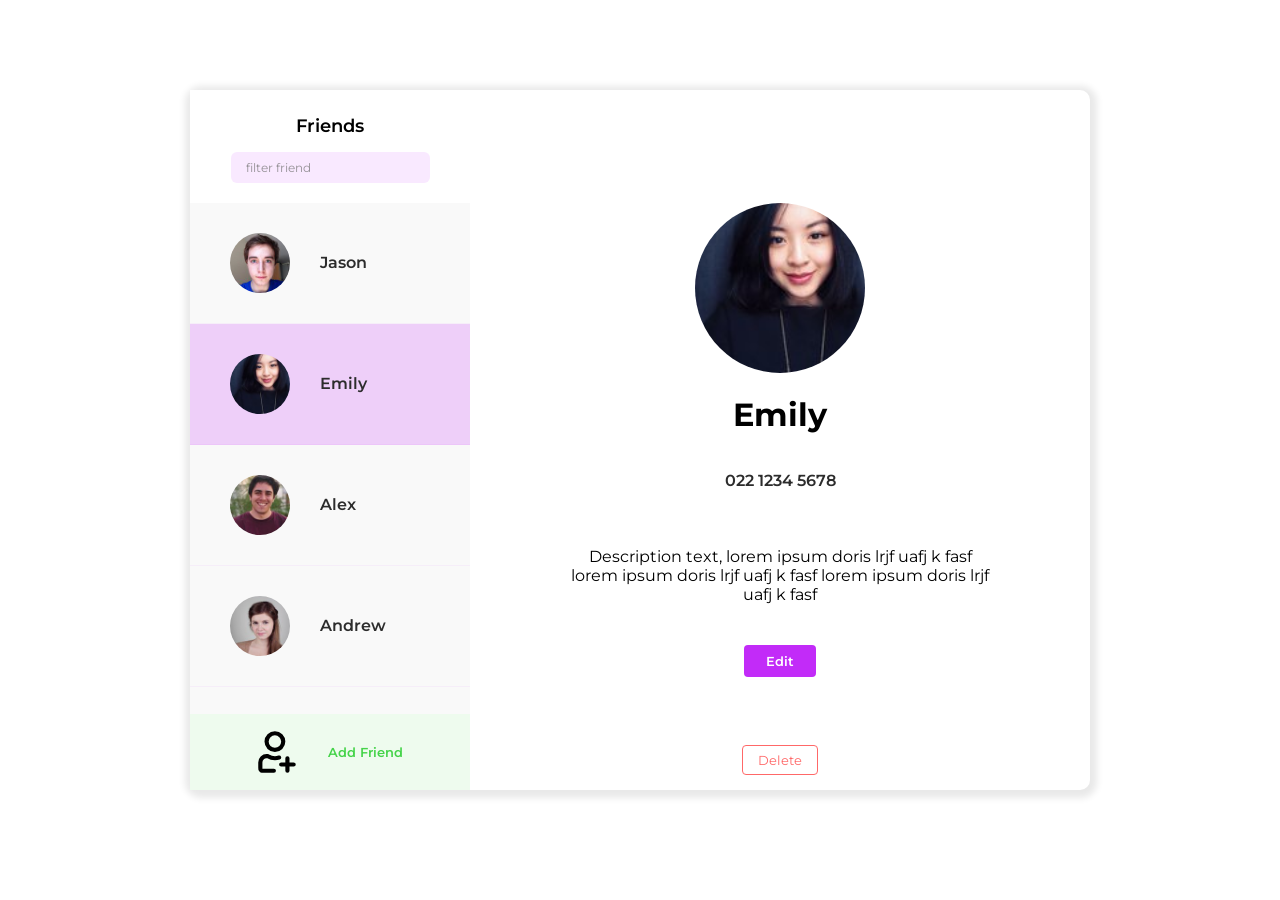
<file: main/index.html>
<!DOCTYPE html>
<html lang="en">
  <head>
    <meta charset="UTF-8" />
    <meta name="viewport" content="width=device-width, initial-scale=1.0" />
    <title>Document</title>
    <link rel="stylesheet" href="style.css" />
  </head>
  <body>
    <main>
      
      <div class="left">
        <div class="friends-filter">
          <h2>Friends</h2>
          <input placeholder="filter friend" />
        </div>

        <div class="contact-cards">
          <div class="contact-card transition">
            <img src="./public/photo1.jpg" alt="avatar-photo1" />
            <p>Jason</p>
          </div>

          <div class="contact-card transition selected-card">
            <img src="./public/photo2.jpg" alt="avatar-photo2" />
            <p>Emily</p>
          </div>

          <div class="contact-card transition">
            <img src="./public/photo3.jpg" alt="avatar-photo3" />
            <p>Alex</p>
          </div>

          <div class="contact-card transition">
            <img src="./public/photo4.jpg" alt="avatar-photo4" />
            <p>Andrew</p>
          </div>

          <div class="contact-card transition">
            <img src="./public/photo5.jpg" alt="avatar-photo5" />
            <p>Sam</p>
          </div>
        </div>

        <div class="add-friend">
          <img src="./public/user-add.svg" alt="user-add-icon" />
          <button>Add Friend</button>
        </div>
      </div>

    
      <div class="right">
        <img src="./public/photo2.jpg" alt="avatar-photo2" />
        <h1>Emily</h1>
        <p class="phone">022 1234 5678</p>
        <p class="description">
          Description text, lorem ipsum doris lrjf uafj k fasf lorem ipsum doris
          lrjf uafj k fasf lorem ipsum doris lrjf uafj k fasf
        </p>
        <button class="edit-button transition">Edit</button>
        <button class="delete-button transition">Delete</button>
      </div>
    </main>
  </body>
</html>
</file>
<file: main/style.css>
@import url("https://fonts.googleapis.com/css2?family=Montserrat:ital,wght@0,100;0,200;0,300;0,400;0,500;0,600;0,700;0,800;0,900;1,100;1,200;1,300;1,400;1,500;1,600;1,700;1,800;1,900&display=swap");

body {
  font-family: "Montserrat", sans-serif;
}

main {
  max-width: 900px;
  height: 700px;
  margin: auto;
  margin-top: 10vh;
  box-shadow: 1px 2px 7px 6px rgba(0, 0, 0, 0.09);
  border-radius: 10px;
  display: flex;
}

.left {
  width: 280px;
  background-color: #f9f9f9;
  height: inherit;
  position: relative;
  flex-shrink: 0;
}

.friends-filter {
  padding: 10px 10px 20px 10px;
  text-align: center;
  background-color: #fff;
}

.friends-filter h2 {
  font-size: 18px;
  font-weight: 600;
}

.left input {
  font-family: inherit;
  background-color: rgba(194, 43, 248, 0.1);
  border: none;
  padding: 8px 15px;
  border-radius: 6px;
  font-size: 12px;
  width: 65%;
}

.left input::placeholder {
  opacity: 0.75;
}

.contact-cards {
  max-height: 510px;
  overflow: auto;
}

.contact-card {
  width: inherit;
  height: 120px;
  display: flex;
  align-items: center;
  gap: 30px;
  padding-left: 40px;
  font-weight: 600;
  color: #2c2c2c;
  border-bottom: 1.5px rgba(194, 43, 248, 0.05) solid;
}

.contact-card:hover {
  opacity: 0.9;
  background-color: rgba(194, 43, 248, 0.05);
}

.selected-card {
  background-color: rgba(194, 43, 248, 0.2);
}

.contact-card img {
  width: 60px;
  border-radius: 50%;
}

.add-friend {
  position: absolute;
  bottom: 0;
  display: flex;
  align-items: center;
  justify-content: center;
  background-color: #eefbee;
  width: inherit;
  gap: 20px;
  padding: 13px 0;
}

.add-friend:hover {
  opacity: 0.9;
  background-color: #d2fbd2;
  transition: ease-in-out 0.25s;
}

.add-friend img {
  width: 50px;
}

.add-friend button {
  border: none;
  background-color: inherit;
  font-family: inherit;
  font-weight: 600;
  color: #45d34a;
}

.add-friend button:hover {
  cursor: pointer;
  color: #13e622;
}

.right {
  display: flex;
  flex-direction: column;
  justify-content: center;
  align-items: center;
  text-align: center;
  padding: 0 95px;
  position: relative;
}

.right img {
  border-radius: 50%;
  width: 170px;
}

.right .phone {
  font-weight: 600;
  color: #2c2c2c;
}

.right .description {
  padding: 25px 0;
}

.edit-button {
  font-family: inherit;
  font-weight: 600;
  padding: 8px 22px;
  color: white;
  background-color: rgba(194, 43, 248, 1);
  border: none;
  border-radius: 4px;
}

.delete-button {
  position: absolute;
  bottom: 15px;
  font-family: inherit;
  border: 1px solid #ff6868;
  color: #ff6868;
  background-color: #fff;
  padding: 6px 15px;
  border-radius: 4px;
}

.delete-button:hover {
  background-color: #ff6868;
  color: white;
}

.edit-button:hover {
  opacity: 0.7;
}

.transition {
  cursor: pointer;
  transition: ease-in-out 0.25s;
}

::-webkit-scrollbar {
  width: 6px;
}

::-webkit-scrollbar-track {
  border-radius: 10px;
  box-shadow: 0 0 1px 1px rgba(194, 43, 248, 0.2);
}

::-webkit-scrollbar-thumb {
  background: rgba(194, 43, 248, 0.7);
  border-radius: 10px;
}
</file>
